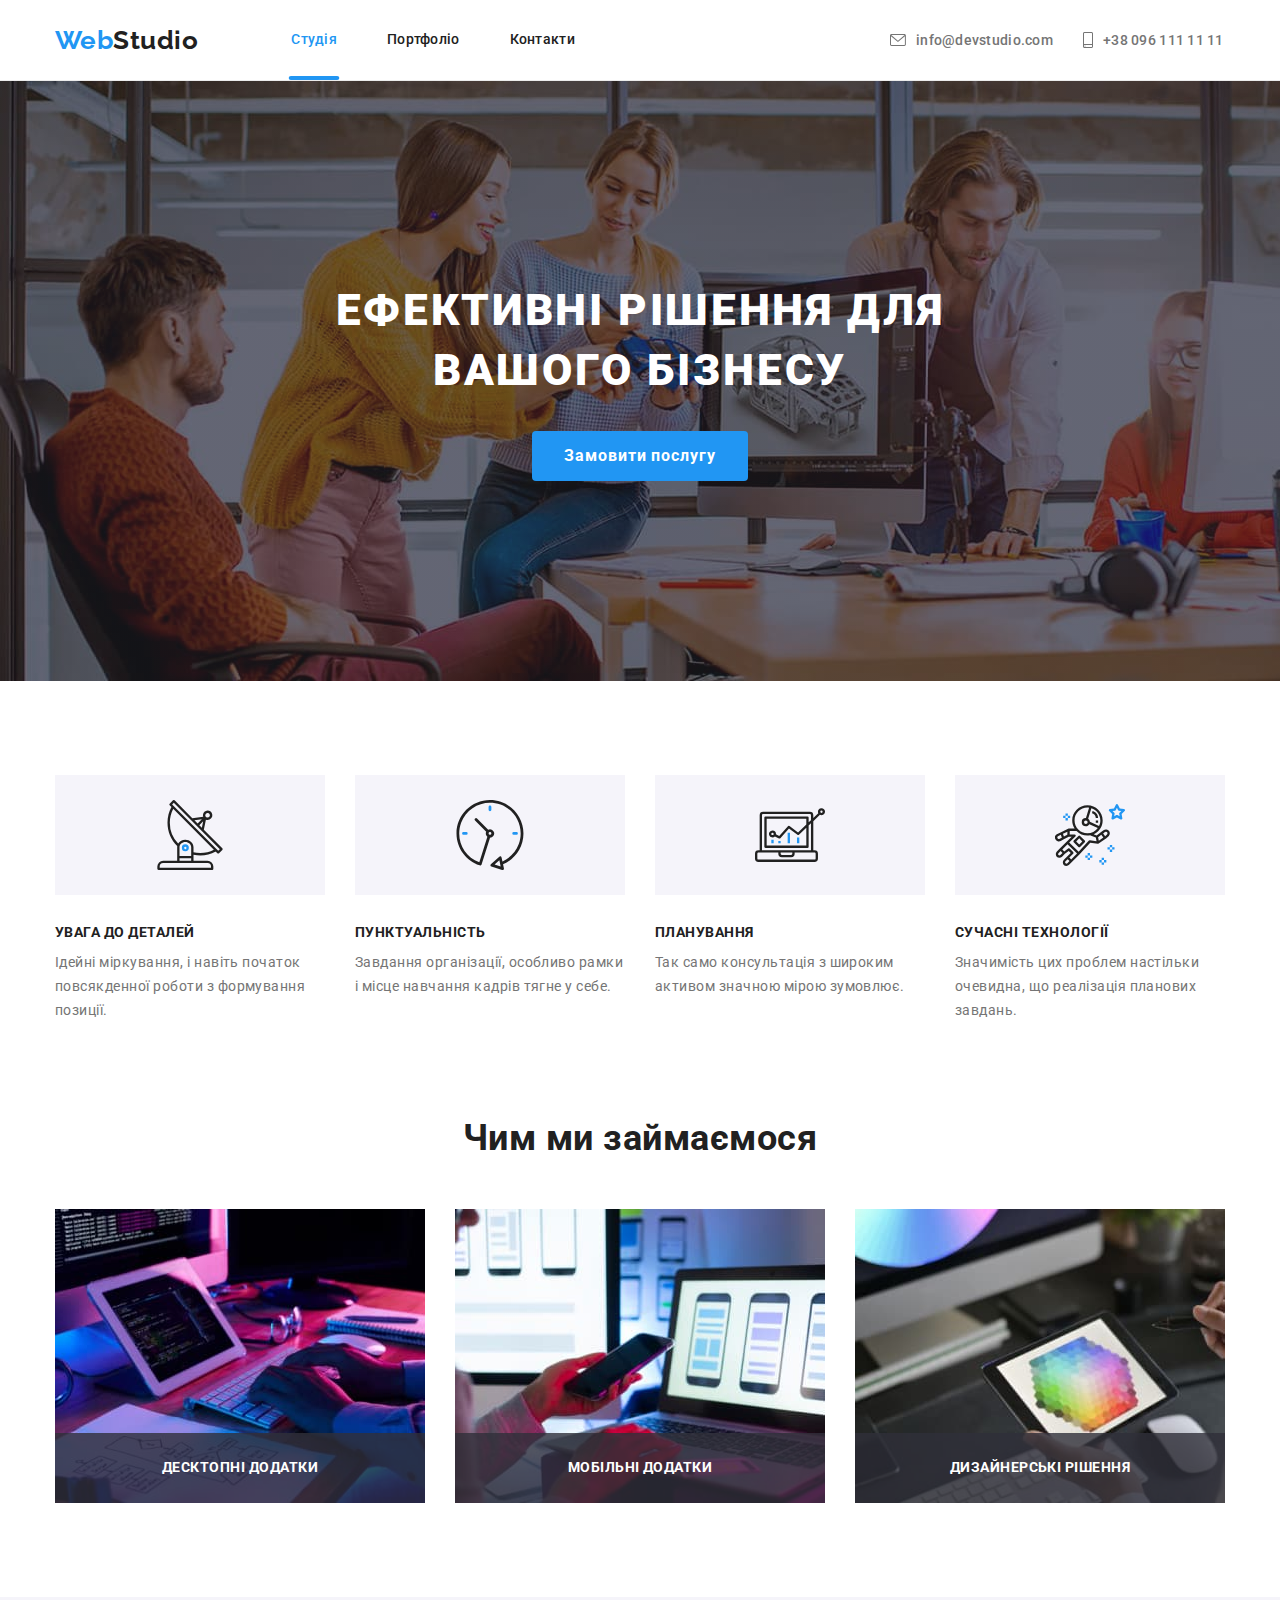
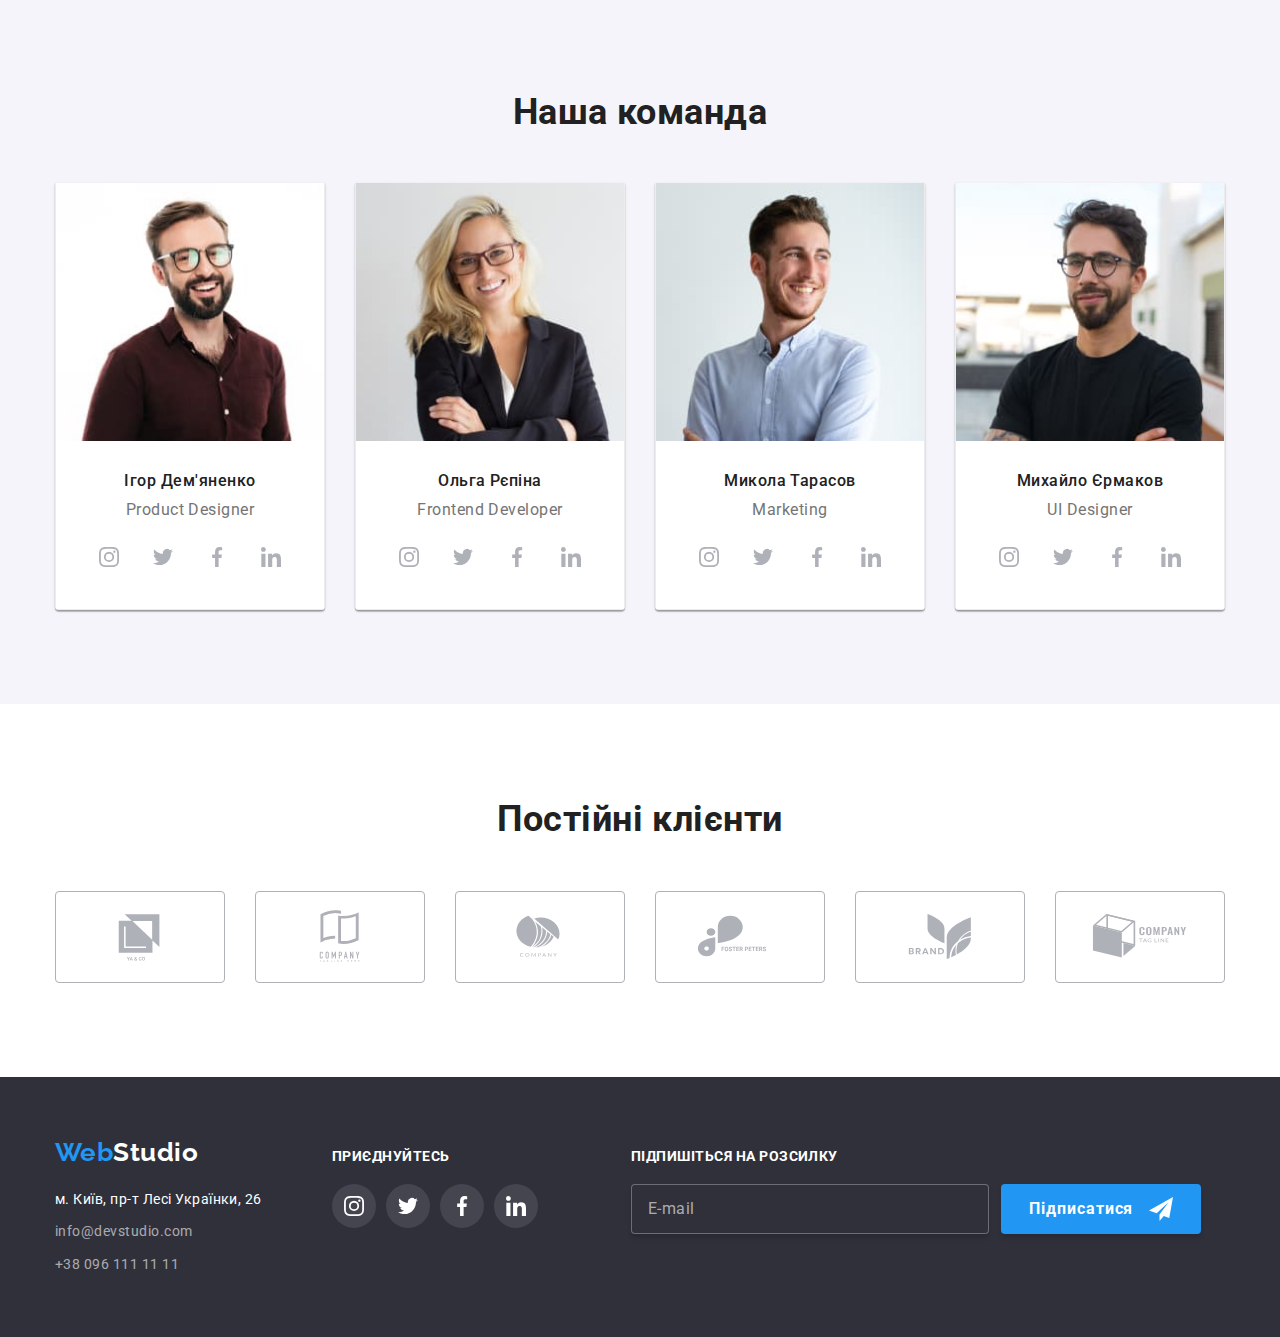
<file: index.html>
<!DOCTYPE html>
<html lang="uk">
  <head>
    <meta charset="UTF-8" />
    <meta http-equiv="X-UA-Compatible" content="IE=edge" />
    <meta name="viewport" content="width=device-width, initial-scale=1.0" />
    <title>Studio</title>
    <link
      href="https://fonts.googleapis.com/css2?family=Raleway:wght@700&family=Roboto:wght@400;500;700;900&display=swap"
      rel="stylesheet"
    />
    <link
      rel="stylesheet"
      href="https://cdnjs.cloudflare.com/ajax/libs/modern-normalize/1.1.0/modern-normalize.min.css"
    />
    <link rel="stylesheet" href="./css/main.min.css" />
  </head>

  <body>
    <!-- Шапка сторінки -->

    <header class="page-header">
      <div class="container container--header">
        <nav class="page-header__nav">
          <a href="./index.html" class="logo page-header__logo"
            ><span class="logo__text">Web</span>Studio</a
          >

          <ul class="site-nav">
            <li class="site-nav__item">
              <a href="./index.html" class="site-nav__link site-nav__link--current">Студія</a>
            </li>
            <li class="site-nav__item">
              <a href="./portfolio.html" class="site-nav__link">Портфоліо</a>
            </li>
            <li class="site-nav__item">
              <a href="./index.html" class="site-nav__link">Контакти</a>
            </li>
          </ul>
        </nav>

        <ul class="contacts">
          <li class="contacts__item">
            <a href="mailto:info@devstudio.com" class="contacts-link contacts-link--header">
              <svg class="contacts__icon" width="16" height="12">
                <use href="./images/symbol-defs.svg#icon-envelope"></use>
              </svg>
              info@devstudio.com</a
            >
          </li>
          <li class="contacts__item">
            <a href="tel:+380961111111" class="contacts-link contacts-link--header">
              <svg class="contacts__icon" width="10" height="16">
                <use href="./images/symbol-defs.svg#icon-smartphone"></use>
              </svg>
              +38 096 111 11 11</a
            >
          </li>
        </ul>
      </div>
    </header>

    <main>
      <!--Герой-->

      <section class="hero">
        <div class="container">
          <h1 class="hero__title">Ефективні рішення для вашого бізнесу</h1>
          <button
            type="button"
            class="button button--hero"
            data-modal-open
          >
            Замовити послугу
          </button>
        </div>
      </section>

      <!--Особливості-->

      <section class="section">
        <div class="container">
          <h2 class="section__title visually-hidden">
            Перелік ефективних рішень
          </h2>
          <ul class="feature">
            <li class="feature__item">
              <div class="feature__thumb">
                <svg class="feature__icon" width="70" height="70">
                  <use href="./images/symbol-defs.svg#icon-antenna"></use>
                </svg>
              </div>
              <h3 class="feature__title">УВАГА ДО ДЕТАЛЕЙ</h3>
              <p class="feature__text">
                Ідейні міркування, і навіть початок повсякденної роботи з
                формування позиції.
              </p>
            </li>

            <li class="feature__item">
              <div class="feature__thumb">
                <svg class="feature__icon" width="70" height="70">
                  <use href="./images/symbol-defs.svg#icon-clock"></use>
                </svg>
              </div>
              <h3 class="feature__title">ПУНКТУАЛЬНІСТЬ</h3>
              <p class="feature__text">
                Завдання організації, особливо рамки і місце навчання кадрів
                тягне у себе.
              </p>
            </li>

            <li class="feature__item">
              <div class="feature__thumb">
                <svg class="feature__icon" width="70" height="70">
                  <use href="./images/symbol-defs.svg#icon-diagram"></use>
                </svg>
              </div>
              <h3 class="feature__title">ПЛАНУВАННЯ</h3>
              <p class="feature__text">
                Так само консультація з широким активом значною мірою зумовлює.
              </p>
            </li>

            <li class="feature__item">
              <div class="feature__thumb">
                <svg class="feature__icon" width="70" height="70">
                  <use href="./images/symbol-defs.svg#icon-astronaut"></use>
                </svg>
              </div>
              <h3 class="feature__title">СУЧАСНІ ТЕХНОЛОГІЇ</h3>
              <p class="feature__text">
                Значимість цих проблем настільки очевидна, що реалізація
                планових завдань.
              </p>
            </li>
          </ul>
        </div>
      </section>

      <!--Чим ми займаємося-->

      <section class="section section--works">
        <div class="container">
          <h2 class="section__title">Чим ми займаємося</h2>
          <ul class="works">
            <li class="works__item">
              <img
                src="./images/box-1.jpg"
                alt="руки фахівця який набирає код наклавіатурі"
                width="370"
                height="294"
              />
              <div class="works__wrapper">
                <h3 class="works__title">Десктопні додатки</h3>
              </div>
            </li>

            <li class="works__item">
              <img
                src="./images/box-2.jpg"
                alt="фахівець компонує сторінки мобільного додатку"
                width="370"
                height="294"
              />
              <div class="works__wrapper">
                <h3 class="works__title">Мобільні додатки</h3>
              </div>
            </li>

            <li class="works__item">
              <img
                src="./images/box-3.jpg"
                alt="палітра кольорів на екрані планшета"
                width="370"
                height="294"
              />
              <div class="works__wrapper">
                <h3 class="works__title">Дизайнерські рішення</h3>
              </div>
            </li>
          </ul>
        </div>
      </section>

      <!--Наша команда-->

      <section class="section section--team">
        <div class="container">
          <h2 class="section__title">Наша команда</h2>
          <ul class="team">
            <li class="team__item">
              <img
                class="team__image"
                src="./images/team-card-1.jpg"
                alt="Ігор Дем'яненко"
                width="270"
                height="260"
              />
              <div class="team__wrapper">
                <h3 class="team__title">Ігор Дем'яненко</h3>
                <p lang="en" class="team__text">Product Designer</p>

                <ul class="social">
                  <li class="social__item">
                    <a
                      href="https://www.instagram.com"
                      target="_blank"
                      rel="noreferrer noopener"
                      class="social__link social__link--team"
                    >
                      <svg class="social__icon" width="20" height="20">
                        <use
                          href="./images/symbol-defs.svg#icon-instagram"
                        ></use>
                      </svg>
                    </a>
                  </li>

                  <li class="social__item">
                    <a
                      href="https://www.twitter.com"
                      target="_blank"
                      rel="noreferrer noopener"
                      class="social__link social__link--team"
                    >
                      <svg class="social__icon" width="20" height="20">
                        <use href="./images/symbol-defs.svg#icon-twitter"></use>
                      </svg>
                    </a>
                  </li>

                  <li class="social__item">
                    <a
                      href="https://www.facebook.com"
                      target="_blank"
                      rel="noreferrer noopener"
                      class="social__link social__link--team"
                    >
                      <svg class="social__icon" width="20" height="20">
                        <use
                          href="./images/symbol-defs.svg#icon-facebook"
                        ></use>
                      </svg>
                    </a>
                  </li>

                  <li class="social__item">
                    <a
                      href="https://www.linkedin.com"
                      target="_blank"
                      rel="noreferrer noopener"
                      class="social__link social__link--team"
                    >
                      <svg class="social__icon" width="20" height="20">
                        <use
                          href="./images/symbol-defs.svg#icon-linkedin"
                        ></use>
                      </svg>
                    </a>
                  </li>
                </ul>
              </div>
            </li>

            <li class="team__item">
              <img
                class="team__image"
                src="./images/team-card-2.jpg"
                alt="Ольга Рєпіна"
                width="270"
                height="260"
              />
              <div class="team__wrapper">
                <h3 class="team__title">Ольга Рєпіна</h3>
                <p lang="en" class="team__text">Frontend Developer</p>

                <ul class="social">
                  <li class="social__item">
                    <a
                      href="https://www.instagram.com"
                      target="_blank"
                      rel="noreferrer noopener"
                      class="social__link social__link--team"
                    >
                      <svg class="social__icon" width="20" height="20">
                        <use
                          href="./images/symbol-defs.svg#icon-instagram"
                        ></use>
                      </svg>
                    </a>
                  </li>

                  <li class="social__item">
                    <a
                      href="https://www.twitter.com"
                      target="_blank"
                      rel="noreferrer noopener"
                      class="social__link social__link--team"
                    >
                      <svg class="social__icon" width="20" height="20">
                        <use href="./images/symbol-defs.svg#icon-twitter"></use>
                      </svg>
                    </a>
                  </li>

                  <li class="social__item">
                    <a
                      href="https://www.facebook.com"
                      target="_blank"
                      rel="noreferrer noopener"
                      class="social__link social__link--team"
                    >
                      <svg class="social__icon" width="20" height="20">
                        <use
                          href="./images/symbol-defs.svg#icon-facebook"
                        ></use>
                      </svg>
                    </a>
                  </li>

                  <li class="social__item">
                    <a
                      href="https://www.linkedin.com"
                      target="_blank"
                      rel="noreferrer noopener"
                      class="social__link social__link--team"
                    >
                      <svg class="social__icon" width="20" height="20">
                        <use
                          href="./images/symbol-defs.svg#icon-linkedin"
                        ></use>
                      </svg>
                    </a>
                  </li>
                </ul>
              </div>
            </li>

            <li class="team__item">
              <img
                class="team__image"
                src="./images/team-card-3.jpg"
                alt="Микола Тарасов"
                width="270"
                height="260"
              />
              <div class="team__wrapper">
                <h3 class="team__title">Микола Тарасов</h3>
                <p lang="en" class="team__text">Marketing</p>

                <ul class="social">
                  <li class="social__item">
                    <a
                      href="https://www.instagram.com"
                      target="_blank"
                      rel="noreferrer noopener"
                      class="social__link social__link--team"
                    >
                      <svg class="social__icon" width="20" height="20">
                        <use
                          href="./images/symbol-defs.svg#icon-instagram"
                        ></use>
                      </svg>
                    </a>
                  </li>

                  <li class="social__item">
                    <a
                      href="https://www.twitter.com"
                      target="_blank"
                      rel="noreferrer noopener"
                      class="social__link social__link--team"
                    >
                      <svg class="social__icon" width="20" height="20">
                        <use href="./images/symbol-defs.svg#icon-twitter"></use>
                      </svg>
                    </a>
                  </li>

                  <li class="social__item">
                    <a
                      href="https://www.facebook.com"
                      target="_blank"
                      rel="noreferrer noopener"
                      class="social__link social__link--team"
                    >
                      <svg class="social__icon" width="20" height="20">
                        <use
                          href="./images/symbol-defs.svg#icon-facebook"
                        ></use>
                      </svg>
                    </a>
                  </li>

                  <li class="social__item">
                    <a
                      href="https://www.linkedin.com"
                      target="_blank"
                      rel="noreferrer noopener"
                      class="social__link social__link--team"
                    >
                      <svg class="social__icon" width="20" height="20">
                        <use
                          href="./images/symbol-defs.svg#icon-linkedin"
                        ></use>
                      </svg>
                    </a>
                  </li>
                </ul>
              </div>
            </li>

            <li class="team__item">
              <img
                class="team__image"
                src="./images/team-card-4.jpg"
                alt="Михайло Єрмаков"
                width="270"
                height="260"
              />
              <div class="team__wrapper">
                <h3 class="team__title">Михайло Єрмаков</h3>
                <p lang="en" class="team__text">UI Designer</p>

                <ul class="social">
                  <li class="social__item">
                    <a
                      href="https://www.instagram.com"
                      target="_blank"
                      rel="noreferrer noopener"
                      class="social__link social__link--team"
                    >
                      <svg class="social__icon" width="20" height="20">
                        <use
                          href="./images/symbol-defs.svg#icon-instagram"
                        ></use>
                      </svg>
                    </a>
                  </li>

                  <li class="social__item">
                    <a
                      href="https://www.twitter.com"
                      target="_blank"
                      rel="noreferrer noopener"
                      class="social__link social__link--team"
                    >
                      <svg class="social__icon" width="20" height="20">
                        <use href="./images/symbol-defs.svg#icon-twitter"></use>
                      </svg>
                    </a>
                  </li>

                  <li class="social__item">
                    <a
                      href="https://www.facebook.com"
                      target="_blank"
                      rel="noreferrer noopener"
                      class="social__link social__link--team"
                    >
                      <svg class="social__icon" width="20" height="20">
                        <use
                          href="./images/symbol-defs.svg#icon-facebook"
                        ></use>
                      </svg>
                    </a>
                  </li>

                  <li class="social__item">
                    <a
                      href="https://www.linkedin.com"
                      target="_blank"
                      rel="noreferrer noopener"
                      class="social__link social__link--team"
                    >
                      <svg class="social__icon" width="20" height="20">
                        <use
                          href="./images/symbol-defs.svg#icon-linkedin"
                        ></use>
                      </svg>
                    </a>
                  </li>
                </ul>
              </div>
            </li>
          </ul>
        </div>
      </section>

      <!--Постійні клієнти-->

      <section class="section">
        <div class="container">
          <h2 class="section__title">Постійні клієнти</h2>
          <ul class="clients">
            <li class="clients__item">
              <div class="clients__thumb">
                <svg class="clients__icon" width="106" height="60">
                  <use href="./images/symbol-defs.svg#icon-client-1"></use>
                </svg>
              </div>
            </li>

            <li class="clients__item">
              <div class="clients__thumb">
                <svg class="clients__icon" width="106" height="60">
                  <use href="./images/symbol-defs.svg#icon-client-2"></use>
                </svg>
              </div>
            </li>

            <li class="clients__item">
              <div class="clients__thumb">
                <svg class="clients__icon" width="106" height="60">
                  <use href="./images/symbol-defs.svg#icon-client-3"></use>
                </svg>
              </div>
            </li>

            <li class="clients__item">
              <div class="clients__thumb">
                <svg class="clients__icon" width="106" height="60">
                  <use href="./images/symbol-defs.svg#icon-client-4"></use>
                </svg>
              </div>
            </li>

            <li class="clients__item">
              <div class="clients__thumb">
                <svg class="clients__icon" width="106" height="60">
                  <use href="./images/symbol-defs.svg#icon-client-5"></use>
                </svg>
              </div>
            </li>

            <li class="clients__item">
              <div class="clients__thumb">
                <svg class="clients__icon" width="106" height="60">
                  <use href="./images/symbol-defs.svg#icon-client-6"></use>
                </svg>
              </div>
            </li>
          </ul>
        </div>
      </section>
    </main>

    <!--Футер-->

    <footer class="page-footer">
      <div class="container container--footer">
        <div>
          <a href="./index.html" class="logo page-footer__logo"
            ><span class="logo__text">Web</span>Studio</a
          >

          <address class="address">
            <ul class="address__list">
              <li class="address__item">
                <a
                  href="https://goo.gl/maps/zwCasqjWgcNjda1f8"
                  target="_blank"
                  rel="noreferrer noopener"
                  class="contacts-link contacts-link--address"
                  >м. Київ, пр-т Лесі Українки, 26</a
                >
              </li>

              <li class="address__item">
                <a href="mailto:info@devstudio.com" class="contacts-link contacts-link--footer"
                  >info@devstudio.com</a
                >
              </li>

              <li class="address__item">
                <a href="tel:+380961111111" class="contacts-link contacts-link--footer"
                  >+38 096 111 11 11</a
                >
              </li>
            </ul>
          </address>
        </div>

        <div class="page-footer__wrapper">
          <h3 class="page-footer__subtitle">приєднуйтесь</h3>
          <ul class="social">
            <li class="social__item">
              <a
                href="https://www.instagram.com"
                target="_blank"
                rel="noreferrer noopener"
                class="social__link social__link--footer"
              >
                <svg class="social__icon" width="20" height="20">
                  <use href="./images/symbol-defs.svg#icon-instagram"></use>
                </svg>
              </a>
            </li>

            <li class="social__item">
              <a
                href="https://www.twitter.com"
                target="_blank"
                rel="noreferrer noopener"
                class="social__link social__link--footer"
              >
                <svg class="social__icon" width="20" height="20">
                  <use href="./images/symbol-defs.svg#icon-twitter"></use>
                </svg>
              </a>
            </li>

            <li class="social__item">
              <a
                href="https://www.facebook.com"
                target="_blank"
                rel="noreferrer noopener"
                class="social__link social__link--footer"
              >
                <svg class="social__icon" width="20" height="20">
                  <use href="./images/symbol-defs.svg#icon-facebook"></use>
                </svg>
              </a>
            </li>

            <li class="social__item">
              <a
                href="https://www.linkedin.com"
                target="_blank"
                rel="noreferrer noopener"
                class="social__link social__link--footer"
              >
                <svg class="social__icon" width="20" height="20">
                  <use href="./images/symbol-defs.svg#icon-linkedin"></use>
                </svg>
              </a>
            </li>
          </ul>
        </div>

        <div class="page-footer__subscription">
          <h3 class="page-footer__subtitle">Підпишіться на розсилку</h3>
          <form class="page-footer__form">
            <div class="page-footer__field">
              <label class="page-footer__label">
                <input
                  type="email"
                  name="mail"
                  class="page-footer__input"
                  placeholder="E-mail"
                />
              </label>
            </div>

            <div class="page-footer__send">
              <button type="submit" class="button button--footer">
                Підписатися
              </button>
              <svg class="page-footer__icon-send" width="24" height="24">
                <use href="./images/symbol-defs.svg#icon-send"></use>
              </svg>
            </div>
          </form>
        </div>
      </div>
    </footer>

    <!--Модальне вікно-->

    <div class="backdrop is-hidden" data-modal>
      <div class="modal">
        <button type="button" class="modal__close-button" data-modal-close>
          <svg class="modal__close-icon" width="18" height="18">
            <use href="./images/symbol-defs.svg#icon-close-black-18dp"></use>
          </svg>
        </button>

        <p class="modal__title">Залиште свої дані, ми вам передзвонимо</p>

        <form class="form">
          <div class="form__input-wrapper">
            <label for="user-name" class="form__label">Ім'я</label>
            <input
              type="text"
              name="user-name"
              class="form__input"
              id="user-name"
            />
            <svg class="form__icon" width="18" height="18">
              <use href="./images/symbol-defs.svg#icon-person-black"></use>
            </svg>
          </div>

          <div class="form__input-wrapper">
            <label for="user-tel" class="form__label">Телефон</label>
            <input
              type="tel"
              name="user-tel"
              class="form__input"
              id="user-tel"
            />
            <svg class="form__icon" width="18" height="18">
              <use href="./images/symbol-defs.svg#icon-phone-black"></use>
            </svg>
          </div>

          <div class="form__input-wrapper">
            <label for="user-mail" class="form__label">Пошта</label>
            <input
              type="email"
              name="user-mail"
              class="form__input"
              id="user-mail"
            />
            <svg class="form__icon" width="18" height="18">
              <use href="./images/symbol-defs.svg#icon-email-black"></use>
            </svg>
          </div>

          <div class="form__comment-wrapper">
            <label for="user-comment" class="form__label">Коментар</label>
            <textarea
              name="user-comment"
              class="form__input form__input--comment"
              id="user-comment"
              placeholder="Введіть текст"
            ></textarea>
          </div>

          <div class="consent">
            <input
              type="checkbox"
              name="consent"
              class="consent__input"
              id="consent"
            />
            <label for="consent" class="consent__label">
              <span class="consent__icon-wrapper">
                <svg class="consent__icon-check" width="16" height="15">
                  <use href="./images/symbol-defs.svg#icon-check"></use>
                </svg>
              </span>
              Погоджуюся з розсилкою та приймаю
              <a href="#" class="consent__agreement-link">Умови договору</a></label
            >
          </div>

          <button type="submit" class="button modal__button">
            Відправити
          </button>
        </form>
      </div>
    </div>

    <script src="./js/modal.js"></script>
  </body>
</html>
</file>
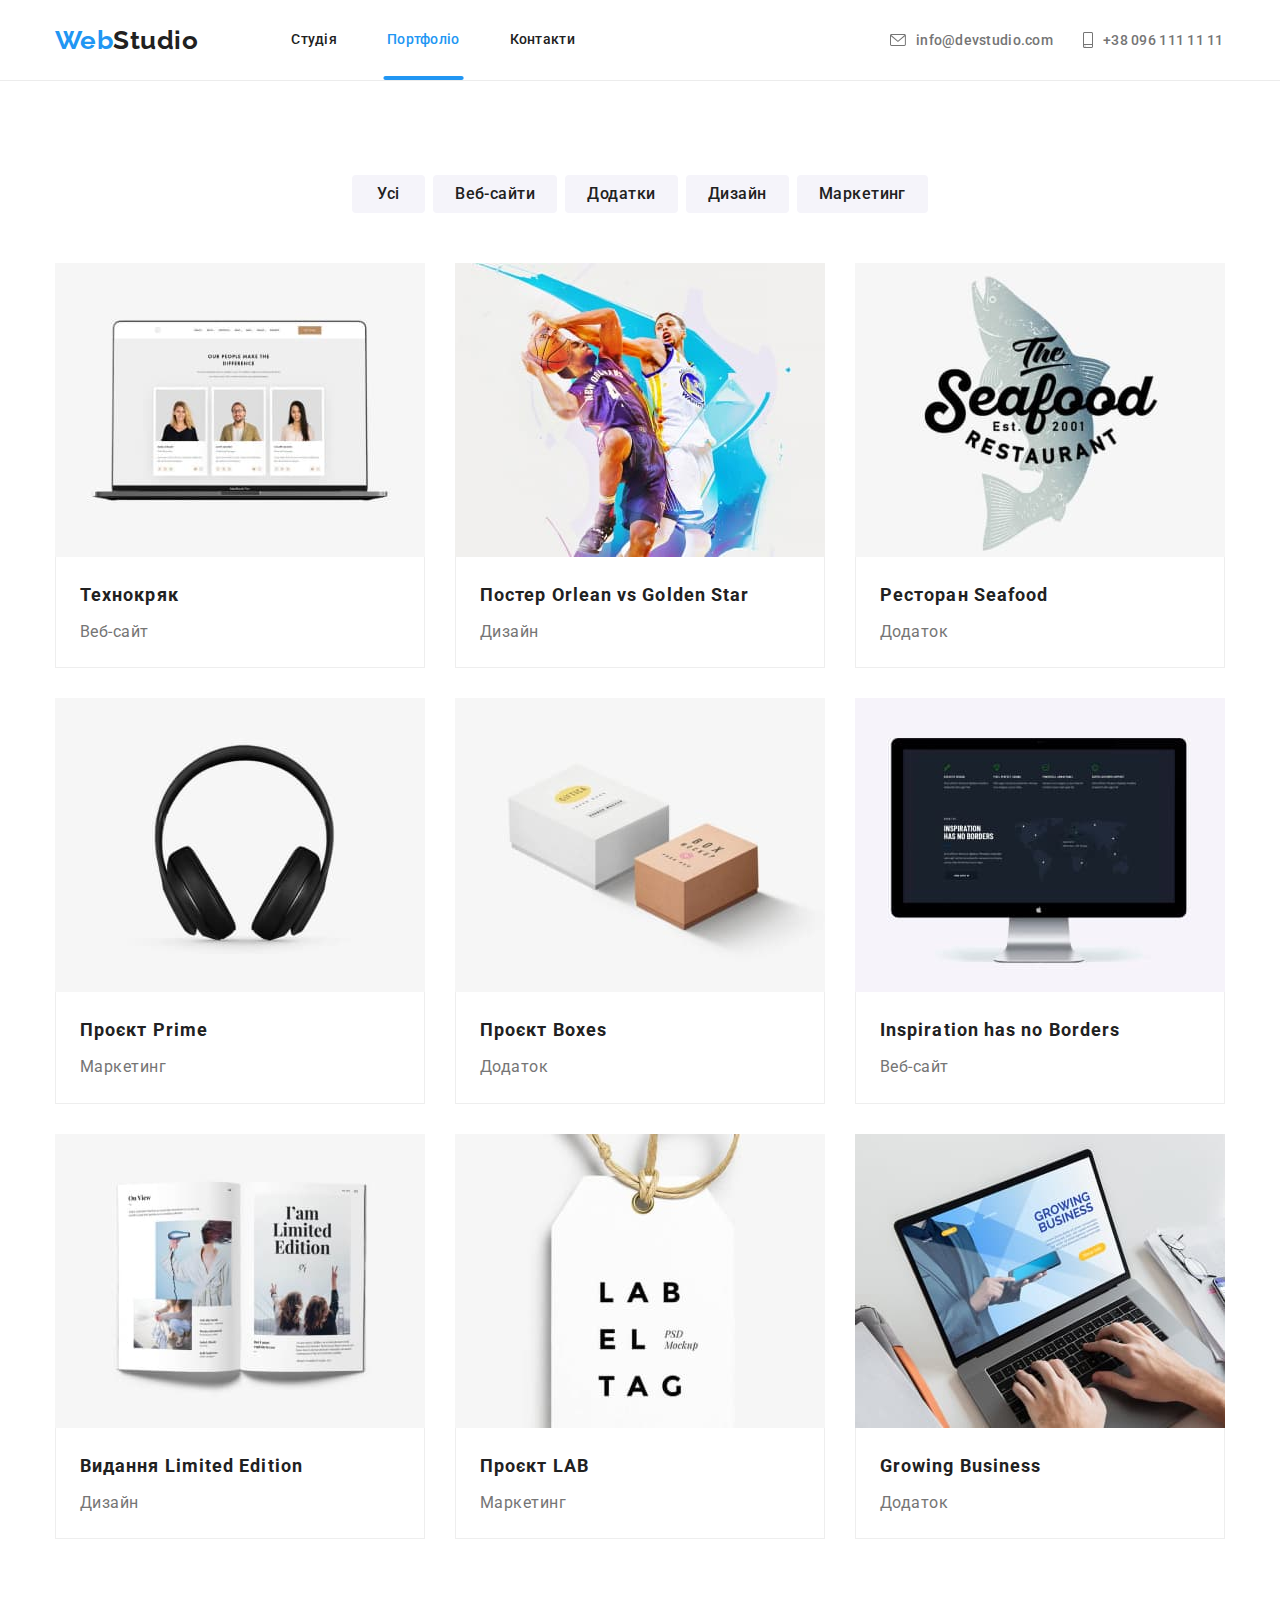
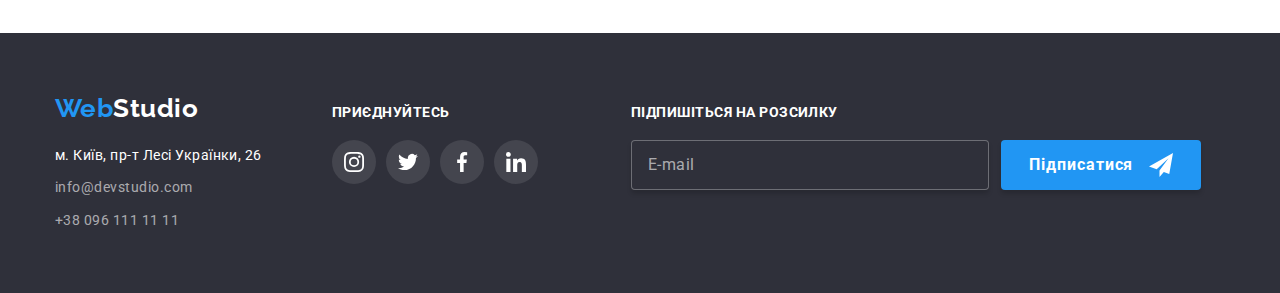
<file: portfolio.html>
<!DOCTYPE html>
<html lang="uk">
  <head>
    <meta charset="UTF-8" />
    <meta http-equiv="X-UA-Compatible" content="IE=edge" />
    <meta name="viewport" content="width=device-width, initial-scale=1.0" />
    <title>Portfolio</title>
    <link
      href="https://fonts.googleapis.com/css2?family=Raleway:wght@700&family=Roboto:wght@400;500;700;900&display=swap"
      rel="stylesheet"
    />
    <link
      rel="stylesheet"
      href="https://cdnjs.cloudflare.com/ajax/libs/modern-normalize/1.1.0/modern-normalize.min.css"
    />
    <link rel="stylesheet" href="./css/main.min.css" />
  </head>

  <body>
    <!-- Шапка сторінки -->

    <header class="page-header">
      <div class="container container--header">
        <nav class="page-header__nav">
          <a href="./index.html" class="logo page-header__logo"><span class="logo__text">Web</span>Studio</a>
    
          <ul class="site-nav">
            <li class="site-nav__item">
              <a href="./index.html" class="site-nav__link">Студія</a>
            </li>
            <li class="site-nav__item">
              <a href="./portfolio.html" class="site-nav__link site-nav__link--current">Портфоліо</a>
            </li>
            <li class="site-nav__item">
              <a href="./index.html" class="site-nav__link">Контакти</a>
            </li>
          </ul>
        </nav>
    
        <ul class="contacts">
          <li class="contacts__item">
            <a href="mailto:info@devstudio.com" class="contacts-link contacts-link--header">
              <svg class="contacts__icon" width="16" height="12">
                <use href="./images/symbol-defs.svg#icon-envelope"></use>
              </svg>
              info@devstudio.com</a>
          </li>
          <li class="contacts__item">
            <a href="tel:+380961111111" class="contacts-link contacts-link--header">
              <svg class="contacts__icon" width="10" height="16">
                <use href="./images/symbol-defs.svg#icon-smartphone"></use>
              </svg>
              +38 096 111 11 11</a>
          </li>
        </ul>
      </div>
    </header>

    <main>
      <!--Портфоліо-->

      <section class="section">
        <div class="container">
          <h1 class="section__title visually-hidden">Портфоліо</h1>
          <ul class="filter">
            <li class="filter__item">
              <button type="button" class="button button--filter">Усі</button>
            </li>
            <li class="filter__item">
              <button type="button" class="button button--filter">Веб-сайти</button>
            </li>
            <li class="filter__item">
              <button type="button" class="button button--filter">Додатки</button>
            </li>
            <li class="filter__item">
              <button type="button" class="button button--filter">Дизайн</button>
            </li>
            <li class="filter__item">
              <button type="button" class="button button--filter">Маркетинг</button>
            </li>
          </ul>

          <!--portfolio-list-->

          <ul class="portfolio">
            <li class="portfolio__item">
              <a href="#" class="portfolio__link">
                <div class="portfolio__thumb">
                  <img
                    class="portfolio__image"
                    src="./images/technokriack.jpg"
                    alt="Сторінка на дісплеї ноутбука"
                    width="370"
                    height="294"
                  />
                  <div class="portfolio__overlay">
                    <p class="portfolio__text">
                      Ресурс пропонує комплексні пропозиції з різним рівнем
                      функціоналу та сервісів. Все це дозволить відвідувачу
                      отримати вичерпні відомості про компанію чи приватну
                      особу.
                    </p>
                  </div>
                </div>
                <div class="portfolio__wrapper">
                  <h2 class="portfolio__subtitle">Технокряк</h2>
                  <p class="portfolio__description">Веб-сайт</p>
                </div>
              </a>
            </li>

            <li class="portfolio__item">
              <a href="#" class="portfolio__link">
                <div class="portfolio__thumb">
                  <img
                    class="portfolio__image"
                    src="./images/poster-sport.jpg"
                    alt="Два баскетболіста борються за м'яч"
                    width="370"
                    height="294"
                  />
                  <div class="portfolio__overlay">
                    <p class="portfolio__text">
                      Ресурс пропонує комплексні пропозиції з різним рівнем
                      функціоналу та сервісів. Все це дозволить відвідувачу
                      отримати вичерпні відомості про компанію чи приватну
                      особу.
                    </p>
                  </div>
                </div>
                <div class="portfolio__wrapper">
                  <h2 class="portfolio__subtitle">
                    Постер <span lang="en">Orlean vs Golden Star</span>
                  </h2>
                  <p class="portfolio__description">Дизайн</p>
                </div>
              </a>
            </li>

            <li class="portfolio__item">
              <a href="#" class="portfolio__link">
                <div class="portfolio__thumb">
                  <img
                    class="portfolio__image"
                    src="./images/seafood.jpg"
                    alt="Назва ресторану на фоні риби"
                    width="370"
                    height="294"
                  />
                  <div class="portfolio__overlay">
                    <p class="portfolio__text">
                      Ресурс пропонує комплексні пропозиції з різним рівнем
                      функціоналу та сервісів. Все це дозволить відвідувачу
                      отримати вичерпні відомості про компанію чи приватну
                      особу.
                    </p>
                  </div>
                </div>
                <div class="portfolio__wrapper">
                  <h2 class="portfolio__subtitle">
                    Ресторан <span lang="en">Seafood</span>
                  </h2>
                  <p class="portfolio__description">Додаток</p>
                </div>
              </a>
            </li>

            <li class="portfolio__item">
              <a href="#" class="portfolio__link">
                <div class="portfolio__thumb">
                  <img
                    class="portfolio__image"
                    src="./images/project-prime.jpg"
                    alt="Навушники"
                    width="370"
                    height="294"
                  />
                  <div class="portfolio__overlay">
                    <p class="portfolio__text">
                      Ресурс пропонує комплексні пропозиції з різним рівнем
                      функціоналу та сервісів. Все це дозволить відвідувачу
                      отримати вичерпні відомості про компанію чи приватну
                      особу.
                    </p>
                  </div>
                </div>
                <div class="portfolio__wrapper">
                  <h2 class="portfolio__subtitle">
                    Проєкт <span lang="en">Prime</span>
                  </h2>
                  <p class="portfolio__description">Маркетинг</p>
                </div>
              </a>
            </li>

            <li class="portfolio__item">
              <a href="#" class="portfolio__link">
                <div class="portfolio__thumb">
                  <img
                    class="portfolio__image"
                    src="./images/project-boxes.jpg"
                    alt="Біла та коричнева коробки"
                    width="370"
                    height="294"
                  />
                  <div class="portfolio__overlay">
                    <p class="portfolio__text">
                      Ресурс пропонує комплексні пропозиції з різним рівнем
                      функціоналу та сервісів. Все це дозволить відвідувачу
                      отримати вичерпні відомості про компанію чи приватну
                      особу.
                    </p>
                  </div>
                </div>
                <div class="portfolio__wrapper">
                  <h2 class="portfolio__subtitle">
                    Проєкт <span lang="en">Boxes</span>
                  </h2>
                  <p class="portfolio__description">Додаток</p>
                </div>
              </a>
            </li>

            <li class="portfolio__item">
              <a href="#" class="portfolio__link">
                <div class="portfolio__thumb">
                  <img
                    class="portfolio__image"
                    src="./images/inspiration.jpg"
                    alt="Сторінка на моніторі комп'ютера"
                    width="370"
                    height="294"
                  />
                  <div class="portfolio__overlay">
                    <p class="portfolio__text">
                      Ресурс пропонує комплексні пропозиції з різним рівнем
                      функціоналу та сервісів. Все це дозволить відвідувачу
                      отримати вичерпні відомості про компанію чи приватну
                      особу.
                    </p>
                  </div>
                </div>
                <div class="portfolio__wrapper">
                  <h2 class="portfolio__subtitle" lang="en">
                    Inspiration has no Borders
                  </h2>
                  <p class="portfolio__description">Веб-сайт</p>
                </div>
              </a>
            </li>

            <li class="portfolio__item">
              <a href="#" class="portfolio__link">
                <div class="portfolio__thumb">
                  <img
                    class="portfolio__image"
                    src="./images/limited-edition.jpg"
                    alt="Розгорнутий журнал"
                    width="370"
                    height="294"
                  />
                  <div class="portfolio__overlay">
                    <p class="portfolio__text">
                      Ресурс пропонує комплексні пропозиції з різним рівнем
                      функціоналу та сервісів. Все це дозволить відвідувачу
                      отримати вичерпні відомості про компанію чи приватну
                      особу.
                    </p>
                  </div>
                </div>
                <div class="portfolio__wrapper">
                  <h2 class="portfolio__subtitle">
                    Видання <span lang="en">Limited Edition</span>
                  </h2>
                  <p class="portfolio__description">Дизайн</p>
                </div>
              </a>
            </li>

            <li class="portfolio__item">
              <a href="#" class="portfolio__link">
                <div class="portfolio__thumb">
                  <img
                    class="portfolio__image"
                    src="./images/project-lab.jpg"
                    alt="Бирка з написом"
                    width="370"
                    height="294"
                  />
                  <div class="portfolio__overlay">
                    <p class="portfolio__text">
                      Ресурс пропонує комплексні пропозиції з різним рівнем
                      функціоналу та сервісів. Все це дозволить відвідувачу
                      отримати вичерпні відомості про компанію чи приватну
                      особу.
                    </p>
                  </div>
                </div>
                <div class="portfolio__wrapper">
                  <h2 class="portfolio__subtitle">
                    Проєкт <span lang="en">LAB</span>
                  </h2>
                  <p class="portfolio__description">Маркетинг</p>
                </div>
              </a>
            </li>

            <li class="portfolio__item">
              <a href="#" class="portfolio__link">
                <div class="portfolio__thumb">
                  <img
                    class="portfolio__image"
                    src="./images/growing-business.jpg"
                    alt="Сторінка додатку на моніторі ноутбука"
                    width="370"
                    height="294"
                  />
                  <div class="portfolio__overlay">
                    <p class="portfolio__text">
                      Ресурс пропонує комплексні пропозиції з різним рівнем
                      функціоналу та сервісів. Все це дозволить відвідувачу
                      отримати вичерпні відомості про компанію чи приватну
                      особу.
                    </p>
                  </div>
                </div>
                <div class="portfolio__wrapper">
                  <h2 class="portfolio__subtitle" lang="en">Growing Business</h2>
                  <p class="portfolio__description">Додаток</p>
                </div>
              </a>
            </li>
          </ul>
        </div>
      </section>
    </main>

    <!--Футер-->

    <footer class="page-footer">
      <div class="container container--footer">
        <div>
          <a href="./index.html" class="logo page-footer__logo"><span class="logo__text">Web</span>Studio</a>
    
          <address class="address">
            <ul class="address__list">
              <li class="address__item">
                <a href="https://goo.gl/maps/zwCasqjWgcNjda1f8" target="_blank" rel="noreferrer noopener"
                  class="contacts-link contacts-link--address">м. Київ, пр-т Лесі Українки, 26</a>
              </li>
    
              <li class="address__item">
                <a href="mailto:info@devstudio.com" class="contacts-link contacts-link--footer">info@devstudio.com</a>
              </li>
    
              <li class="address__item">
                <a href="tel:+380961111111" class="contacts-link contacts-link--footer">+38 096 111 11 11</a>
              </li>
            </ul>
          </address>
        </div>
    
        <div class="page-footer__wrapper">
          <h3 class="page-footer__subtitle">приєднуйтесь</h3>
          <ul class="social">
            <li class="social__item">
              <a href="https://www.instagram.com" target="_blank" rel="noreferrer noopener"
                class="social__link social__link--footer">
                <svg class="social__icon" width="20" height="20">
                  <use href="./images/symbol-defs.svg#icon-instagram"></use>
                </svg>
              </a>
            </li>
    
            <li class="social__item">
              <a href="https://www.twitter.com" target="_blank" rel="noreferrer noopener"
                class="social__link social__link--footer">
                <svg class="social__icon" width="20" height="20">
                  <use href="./images/symbol-defs.svg#icon-twitter"></use>
                </svg>
              </a>
            </li>
    
            <li class="social__item">
              <a href="https://www.facebook.com" target="_blank" rel="noreferrer noopener"
                class="social__link social__link--footer">
                <svg class="social__icon" width="20" height="20">
                  <use href="./images/symbol-defs.svg#icon-facebook"></use>
                </svg>
              </a>
            </li>
    
            <li class="social__item">
              <a href="https://www.linkedin.com" target="_blank" rel="noreferrer noopener"
                class="social__link social__link--footer">
                <svg class="social__icon" width="20" height="20">
                  <use href="./images/symbol-defs.svg#icon-linkedin"></use>
                </svg>
              </a>
            </li>
          </ul>
        </div>
    
        <div class="page-footer__subscription">
          <h3 class="page-footer__subtitle">Підпишіться на розсилку</h3>
          <form class="page-footer__form">
            <div class="page-footer__field">
              <label class="page-footer__label">
                <input type="email" name="mail" class="page-footer__input" placeholder="E-mail" />
              </label>
            </div>
    
            <div class="page-footer__send">
              <button type="submit" class="button button--footer">
                Підписатися
              </button>
              <svg class="page-footer__icon-send" width="24" height="24">
                <use href="./images/symbol-defs.svg#icon-send"></use>
              </svg>
            </div>
          </form>
        </div>
      </div>
    </footer>
  </body>
</html>
</file>
<file: css/main.min.css>
:root{--primary-text-color: #757575;--title-text-color: #212121;--accent-color: #2196f3;--white-color: #ffffff;--secondary-background-color: #2f303a;--secondary-text-color: rgba(255, 255, 255, 0.6);--ashen-background-color: #f5f4fa;--header-border-color: #ececec;--cards-border-color: #eeeeee;--button-active-color: #188ce8;--social-links-color: #afb1b8;--background-footer-icon-color: rgba(255, 255, 255, 0.1);--background-section-works-color: rgba(47, 48, 58, 0.8);--background-overlay-portfolio-color: rgba(33, 150, 243, 0.9);--background-backdrop-color: rgba(0, 0, 0, 0.2);--border-close-button-color: rgba(0, 0, 0, 0.1);--input-border-color: rgba(33, 33, 33, 0.2);--input-placeholder-color: rgba(117, 117, 117, 0.5);--footer-field-border-color: rgba(255, 255, 255, 0.3);--tra: 250ms cubic-bezier(0.4, 0, 0.2, 1)}h1,h2,h3,p{margin-top:0;margin-bottom:0}body{margin:0;color:var(--primary-text-color);background-color:var(--white-color);font-family:Roboto,sans-serif;letter-spacing:.03em}img{display:block;max-width:100%;height:auto}ul{padding:0;margin:0;list-style:none}address{font-style:normal}button{cursor:pointer}.visually-hidden{position:absolute;width:1px;height:1px;margin:-1px;border:0;padding:0;white-space:nowrap;-webkit-clip-path:inset(100%);clip-path:inset(100%);clip:rect(0 0 0 0);overflow:hidden}.section{padding-top:94px;padding-bottom:94px}.section__title{margin-bottom:50px;color:var(--title-text-color);font-size:36px;line-height:1.17;text-align:center}.container{margin-left:auto;margin-right:auto;padding-left:15px;padding-right:15px;width:1200px}.logo{display:block;font-family:Raleway,sans-serif;font-weight:700;font-size:26px;line-height:1.19;text-decoration:none}.logo__text{color:var(--accent-color)}.contacts-link{font-weight:400;line-height:1.71;font-size:14px;text-decoration:none;-webkit-transition:color var(--tra);transition:color var(--tra)}.contacts-link:hover,.contacts-link:focus{color:var(--accent-color)}.button{height:50px;padding:10px 32px;border:0;border-radius:4px;text-align:center;color:var(--white-color);background-color:var(--accent-color);font-family:inherit;font-weight:700;font-size:16px;line-height:1.88;letter-spacing:.06em;-webkit-transition:background-color var(--tra);transition:background-color var(--tra)}.button:hover,.button:focus{background-color:var(--button-active-color)}.social__link{display:-webkit-box;display:-ms-flexbox;display:flex;-webkit-box-align:center;-ms-flex-align:center;align-items:center;-webkit-box-pack:center;-ms-flex-pack:center;justify-content:center;padding:0;border:0;width:44px;height:44px;border-radius:50%;cursor:pointer}.social__icon{fill:currentColor}.container--header{display:-webkit-box;display:-ms-flexbox;display:flex;-webkit-box-align:center;-ms-flex-align:center;align-items:center}.page-header{border-bottom:1px solid var(--header-border-color)}.page-header__logo{color:var(--title-text-color)}.page-header__nav{display:-webkit-box;display:-ms-flexbox;display:flex;-webkit-box-align:center;-ms-flex-align:center;align-items:center}.site-nav{display:-webkit-box;display:-ms-flexbox;display:flex}.page-header__logo+.site-nav{margin-left:93px}.site-nav__item:not(:last-child){margin-right:50px}.site-nav__link{display:block;padding-top:32px;padding-bottom:32px;color:var(--title-text-color);font-weight:500;font-size:14px;line-height:1.14;letter-spacing:.02em;text-decoration:none;-webkit-transition:color var(--tra);transition:color var(--tra)}.site-nav__link:hover,.site-nav__link:focus{color:var(--accent-color)}.site-nav__link--current{position:relative;color:var(--accent-color)}.site-nav__link--current::after{content:"";position:absolute;bottom:0;left:0;width:100%;-webkit-transform:scaleX(1.1);transform:scaleX(1.1);height:4px;background-color:var(--accent-color);border-radius:2px}.contacts{margin-left:auto;display:-webkit-box;display:-ms-flexbox;display:flex;-webkit-box-align:center;-ms-flex-align:center;align-items:center}.contacts__item+.contacts__item{margin-left:30px}.contacts-link--header{display:-webkit-box;display:-ms-flexbox;display:flex;-webkit-box-align:center;-ms-flex-align:center;align-items:center;min-width:142px;padding-top:32px;padding-bottom:32px;color:var(--primary-text-color);font-weight:500;line-height:1.17;letter-spacing:.02em}.contacts__icon{margin-right:10px;fill:currentColor}.hero{max-width:1600px;height:600px;padding-top:200px;padding-bottom:200px;background-image:-webkit-gradient(linear, left top, left bottom, from(rgba(47, 48, 58, 0.4)), to(rgba(47, 48, 58, 0.4))),url(../images/bg-img-hero.jpg);background-image:linear-gradient(rgba(47, 48, 58, 0.4), rgba(47, 48, 58, 0.4)),url(../images/bg-img-hero.jpg);background-color:var(--secondary-background-color);text-align:center}.hero__title{margin-left:auto;margin-right:auto;margin-bottom:30px;max-width:696px;color:var(--white-color);font-weight:900;font-size:44px;line-height:1.36;letter-spacing:.06em;text-transform:uppercase}.button--hero{min-width:216px}.feature{display:-webkit-box;display:-ms-flexbox;display:flex;gap:30px}.feature__thumb{display:-webkit-box;display:-ms-flexbox;display:flex;-webkit-box-pack:center;-ms-flex-pack:center;justify-content:center;background-color:var(--ashen-background-color);margin-bottom:30px;padding-top:25px;padding-bottom:25px}.feature__title{margin-bottom:10px;color:var(--title-text-color);font-size:14px;line-height:1.14}.feature__text{max-width:270px;font-size:14px;line-height:1.71}.section--works{padding-top:0}.works{display:-webkit-box;display:-ms-flexbox;display:flex;gap:30px}.works__item{position:relative}.works__wrapper{position:absolute;bottom:0;width:100%;padding-top:27px;padding-bottom:27px;background-color:var(--background-section-works-color)}.works__title{text-align:center;font-size:14px;line-height:1.14;text-transform:uppercase;color:var(--white-color)}.section--team{background-color:var(--ashen-background-color)}.team{display:-webkit-box;display:-ms-flexbox;display:flex;gap:30px}.team__item{-ms-flex-preferred-size:calc((100% - 90px)/4);flex-basis:calc((100% - 90px)/4);border-right:1px solid var(--header-border-color);border-bottom:1px solid var(--header-border-color);border-left:1px solid var(--header-border-color);border-bottom-right-radius:4px;border-bottom-left-radius:4px;-webkit-box-shadow:0px 1px 3px rgba(0,0,0,.12),0px 1px 1px rgba(0,0,0,.14),0px 2px 1px rgba(0,0,0,.2);box-shadow:0px 1px 3px rgba(0,0,0,.12),0px 1px 1px rgba(0,0,0,.14),0px 2px 1px rgba(0,0,0,.2)}.team__wrapper{padding-top:30px;padding-bottom:30px;text-align:center;background-color:var(--white-color)}.team__title{margin-bottom:10px;color:var(--title-text-color);font-weight:500;font-size:16px;line-height:1.19}.team__text{margin-bottom:16px;font-size:16px;line-height:1.19}.social{display:-webkit-box;display:-ms-flexbox;display:flex;gap:10px;-webkit-box-pack:center;-ms-flex-pack:center;justify-content:center}.social__link--team{color:var(--social-links-color);background-color:var(--white-color);-webkit-transition:color var(--tra),background-color var(--tra);transition:color var(--tra),background-color var(--tra)}.social__link--team:hover,.social__link--team:focus{color:var(--white-color);background-color:var(--accent-color)}.clients{display:-webkit-box;display:-ms-flexbox;display:flex;gap:30px;-webkit-box-pack:center;-ms-flex-pack:center;justify-content:center}.clients__icon{fill:currentColor}.clients__thumb{display:-webkit-box;display:-ms-flexbox;display:flex;-webkit-box-pack:center;-ms-flex-pack:center;justify-content:center;-webkit-box-align:center;-ms-flex-align:center;align-items:center;width:170px;height:92px;color:var(--social-links-color);border:1px solid;border-color:var(--social-links-color);border-radius:4px;cursor:pointer;-webkit-transition:color var(--tra),border-color var(--tra);transition:color var(--tra),border-color var(--tra)}.clients__thumb:hover,.clients__thumb:focus{color:var(--accent-color);border-color:var(--accent-color)}.container--footer{display:-webkit-box;display:-ms-flexbox;display:flex;gap:70px;-webkit-box-align:baseline;-ms-flex-align:baseline;align-items:baseline}.page-footer{padding-top:60px;padding-bottom:60px;background-color:var(--secondary-background-color)}.page-footer__logo{color:var(--white-color);margin-bottom:20px}.page-footer__subtitle{margin-bottom:20px;color:var(--white-color);font-family:Roboto;font-size:14px;line-height:1.17;text-transform:uppercase}.address__item:not(:first-child){margin-top:9px}.contacts-link--address{color:var(--white-color)}.contacts-link--footer{color:var(--secondary-text-color)}.social{display:-webkit-box;display:-ms-flexbox;display:flex;gap:10px}.social__link--footer{color:var(--white-color);background-color:var(--background-footer-icon-color);-webkit-transition:background-color var(--tra);transition:background-color var(--tra)}.social__link--footer:hover,.social__link--footer:focus{background-color:var(--accent-color)}.page-footer__subscription{margin-left:23px}.page-footer__form{display:-webkit-box;display:-ms-flexbox;display:flex;gap:12px}.page-footer__input{width:358px;height:50px;outline:rgba(0,0,0,0);border-width:1px;border-style:solid;border-color:var(--footer-field-border-color);border-radius:4px;padding-left:16px;padding-right:16px;padding-top:15px;padding-bottom:15px;font-weight:400;font-size:16px;line-height:1.25;letter-spacing:.03em;color:var(--secondary-text-color);background-color:var(--secondary-background-color);-webkit-box-shadow:0px 4px 4px rgba(0,0,0,.15);box-shadow:0px 4px 4px rgba(0,0,0,.15);-webkit-transition:border-color var(--tra);transition:border-color var(--tra)}.page-footer__input::-webkit-input-placeholder{font-weight:400;font-size:16px;line-height:1.25;letter-spacing:.03em;color:var(--secondary-text-color)}.page-footer__input::-moz-placeholder{font-weight:400;font-size:16px;line-height:1.25;letter-spacing:.03em;color:var(--secondary-text-color)}.page-footer__input:-ms-input-placeholder{font-weight:400;font-size:16px;line-height:1.25;letter-spacing:.03em;color:var(--secondary-text-color)}.page-footer__input::-ms-input-placeholder{font-weight:400;font-size:16px;line-height:1.25;letter-spacing:.03em;color:var(--secondary-text-color)}.page-footer__input::placeholder{font-weight:400;font-size:16px;line-height:1.25;letter-spacing:.03em;color:var(--secondary-text-color)}.page-footer__input:focus{border-color:var(--accent-color)}.page-footer__send{position:relative}.button--footer{display:block;min-width:200px;padding:10px 28px;text-align:left;-webkit-box-shadow:0px 4px 4px rgba(0,0,0,.15);box-shadow:0px 4px 4px rgba(0,0,0,.15)}.page-footer__icon-send{position:absolute;right:28px;top:50%;-webkit-transform:translateY(-50%);transform:translateY(-50%);fill:var(--white-color)}.backdrop{position:fixed;top:0;left:0;width:100%;height:100%;background-color:var(--background-backdrop-color);-webkit-transition:opacity var(--tra),visibility var(--tra);transition:opacity var(--tra),visibility var(--tra)}.backdrop.is-hidden{opacity:0;visibility:hidden;pointer-events:none}.no-scroll{overflow:hidden}.modal{position:absolute;top:50%;left:50%;-webkit-transform:translate(-50%, -50%) scaleY(1);transform:translate(-50%, -50%) scaleY(1);width:528px;height:581px;background-color:var(--white-color);border-radius:4px;-webkit-box-shadow:0px 1px 3px rgba(0,0,0,.12),0px 1px 1px rgba(0,0,0,.14),0px 2px 1px rgba(0,0,0,.2);box-shadow:0px 1px 3px rgba(0,0,0,.12),0px 1px 1px rgba(0,0,0,.14),0px 2px 1px rgba(0,0,0,.2);-webkit-transition:-webkit-transform var(--tra);transition:-webkit-transform var(--tra);transition:transform var(--tra);transition:transform var(--tra), -webkit-transform var(--tra);padding:40px}.backdrop.is-hidden .modal{-webkit-transform:translate(-50%, -50%) scaleY(0);transform:translate(-50%, -50%) scaleY(0)}.modal__title{font-weight:700;font-size:20px;line-height:1.17;color:var(--title-text-color);text-align:center;margin-bottom:30px}.modal__close-button{position:absolute;top:8px;right:8px;display:-webkit-box;display:-ms-flexbox;display:flex;-webkit-box-align:center;-ms-flex-align:center;align-items:center;-webkit-box-pack:center;-ms-flex-pack:center;justify-content:center;width:30px;height:30px;padding:0;border:1px solid var(--border-close-button-color);border-radius:50%;cursor:pointer;fill:#000;background-color:var(--white-color);-webkit-transition:fill var(--tra);transition:fill var(--tra)}.modal__close-button:hover,.modal__close-button:focus{fill:var(--accent-color)}.form__input-wrapper{position:relative;margin-bottom:28px}.form__comment-wrapper{position:relative;margin-bottom:20px}.form__label{position:absolute;top:-18px;left:0;font-weight:400;font-size:12px;line-height:1.17;letter-spacing:.01em}.form__input{display:block;width:100%;height:40px;outline:rgba(0,0,0,0);border-width:1px;border-style:solid;border-color:var(--input-border-color);border-radius:4px;padding-left:42px;padding-right:16px;padding-top:12px;padding-bottom:12px;font-weight:400;font-size:12px;line-height:1.17;letter-spacing:.01em;color:var(--title-text-color);-webkit-transition:border-color var(--tra);transition:border-color var(--tra)}.form__input::-webkit-input-placeholder{font-weight:400;font-size:12px;line-height:1.17;letter-spacing:.01em;color:var(--input-placeholder-color)}.form__input::-moz-placeholder{font-weight:400;font-size:12px;line-height:1.17;letter-spacing:.01em;color:var(--input-placeholder-color)}.form__input:-ms-input-placeholder{font-weight:400;font-size:12px;line-height:1.17;letter-spacing:.01em;color:var(--input-placeholder-color)}.form__input::-ms-input-placeholder{font-weight:400;font-size:12px;line-height:1.17;letter-spacing:.01em;color:var(--input-placeholder-color)}.form__input::placeholder{font-weight:400;font-size:12px;line-height:1.17;letter-spacing:.01em;color:var(--input-placeholder-color)}.form__input:focus{border-color:var(--accent-color)}.form__input--comment{height:120px;resize:none;padding-left:16px}.form__icon{position:absolute;left:12px;top:50%;fill:var(--title-text-color);-webkit-transform:translateY(-50%);transform:translateY(-50%);-webkit-transition:fill var(--tra);transition:fill var(--tra)}.form__input:focus+.form__icon{fill:var(--accent-color)}.consent{display:-webkit-box;display:-ms-flexbox;display:flex;margin-bottom:30px;-webkit-box-pack:center;-ms-flex-pack:center;justify-content:center;-webkit-box-align:center;-ms-flex-align:center;align-items:center}.consent__input{-webkit-appearance:none;-moz-appearance:none;appearance:none;position:absolute}.consent__label{display:-webkit-box;display:-ms-flexbox;display:flex;font-size:14px;line-height:1.71;-webkit-box-align:center;-ms-flex-align:center;align-items:center}.consent__agreement-link{color:var(--accent-color);margin-left:7px}.consent__icon-wrapper{display:-webkit-box;display:-ms-flexbox;display:flex;width:16px;height:15px;border:1px solid var(--title-text-color);border-radius:2px;margin-right:8px;-webkit-box-align:center;-ms-flex-align:center;align-items:center;-webkit-box-pack:center;-ms-flex-pack:center;justify-content:center;-webkit-transition:background-color var(--tra),border var(--tra);transition:background-color var(--tra),border var(--tra)}.consent__input:checked+.consent__label .consent__icon-wrapper{background-color:var(--accent-color);border:1px solid var(--accent-color)}.modal__button{display:block;min-width:200px;margin-left:auto;margin-right:auto;-webkit-box-shadow:0px 4px 4px rgba(0,0,0,.15);box-shadow:0px 4px 4px rgba(0,0,0,.15)}.filter{display:-webkit-box;display:-ms-flexbox;display:flex;margin-bottom:50px;-webkit-box-pack:center;-ms-flex-pack:center;justify-content:center}.filter__item:not(:last-child){margin-right:8px}.button--filter{min-width:73px;height:38px;padding:6px 22px;font-weight:500;line-height:1.63;letter-spacing:.03em;color:var(--title-text-color);background-color:var(--ashen-background-color);-webkit-transition:color var(--tra),background-color var(--tra),-webkit-box-shadow var(--tra);transition:color var(--tra),background-color var(--tra),-webkit-box-shadow var(--tra);transition:color var(--tra),background-color var(--tra),box-shadow var(--tra);transition:color var(--tra),background-color var(--tra),box-shadow var(--tra),-webkit-box-shadow var(--tra)}.button--filter:hover,.button--filter:focus{color:var(--white-color);background-color:var(--accent-color);-webkit-box-shadow:0px 3px 1px rgba(0,0,0,.1),0px 1px 2px rgba(0,0,0,.08),0px 2px 2px rgba(0,0,0,.12);box-shadow:0px 3px 1px rgba(0,0,0,.1),0px 1px 2px rgba(0,0,0,.08),0px 2px 2px rgba(0,0,0,.12)}.portfolio{display:-webkit-box;display:-ms-flexbox;display:flex;-ms-flex-wrap:wrap;flex-wrap:wrap;gap:30px}.portfolio__thumb{position:relative;overflow:hidden}.portfolio__text{font-size:18px;font-weight:400;line-height:1.56;color:var(--white-color)}.portfolio__wrapper{padding:20px 24px;border-right:1px solid var(--cards-border-color);border-bottom:1px solid var(--cards-border-color);border-left:1px solid var(--cards-border-color)}.portfolio__subtitle{margin-bottom:4px;color:var(--title-text-color);font-size:18px;line-height:2;letter-spacing:.06em}.portfolio__description{color:var(--primary-text-color);font-weight:400;font-size:16px;line-height:1.88}.portfolio__link{display:block;text-decoration:none;-webkit-transition:-webkit-box-shadow var(--tra);transition:-webkit-box-shadow var(--tra);transition:box-shadow var(--tra);transition:box-shadow var(--tra), -webkit-box-shadow var(--tra)}.portfolio__link:hover,.portfolio__link:focus{-webkit-box-shadow:0px 1px 1px rgba(0,0,0,.12),0px 4px 4px rgba(0,0,0,.06),1px 4px 6px rgba(0,0,0,.16);box-shadow:0px 1px 1px rgba(0,0,0,.12),0px 4px 4px rgba(0,0,0,.06),1px 4px 6px rgba(0,0,0,.16)}.portfolio__overlay{position:absolute;bottom:0;width:100%;height:100%;padding:63px 24px;background-color:var(--background-overlay-portfolio-color);-webkit-transform:translateY(100%);transform:translateY(100%);-webkit-transition:-webkit-transform var(--tra);transition:-webkit-transform var(--tra);transition:transform var(--tra);transition:transform var(--tra), -webkit-transform var(--tra)}.portfolio__link:hover .portfolio__overlay,.portfolio__link:focus .portfolio__overlay{-webkit-transform:translateY(0);transform:translateY(0)}/*# sourceMappingURL=main.min.css.map */
</file>
